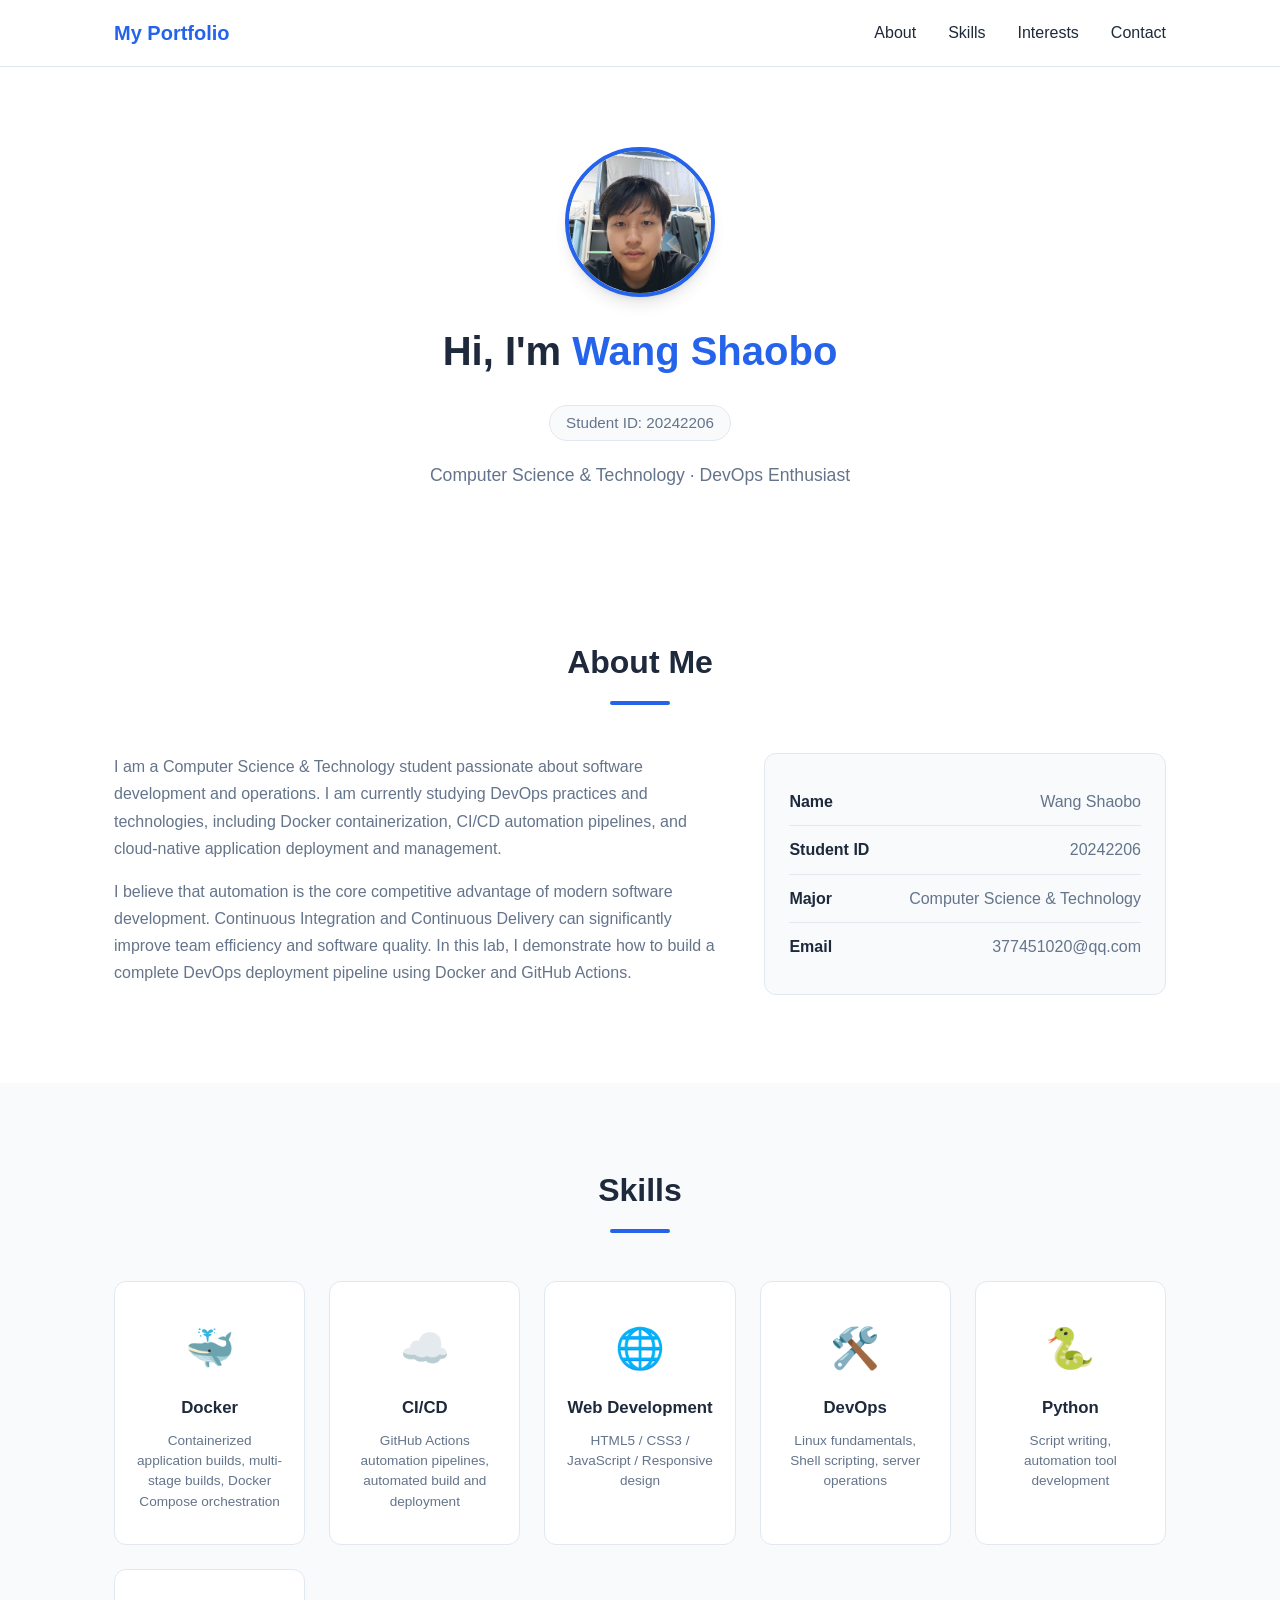
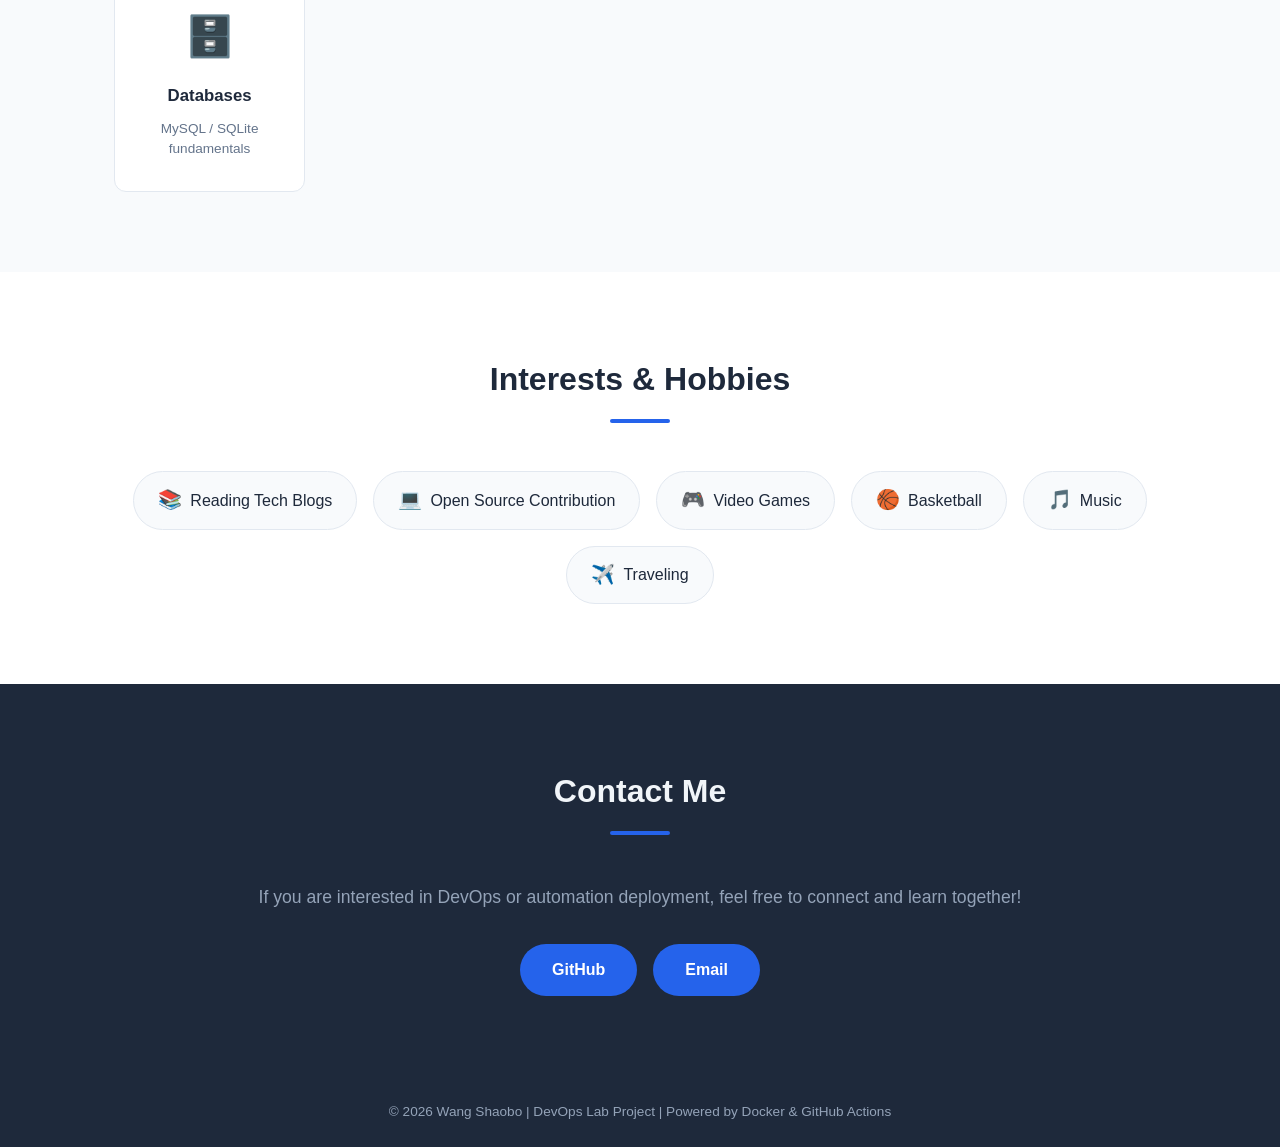
<file: web/index.html>
<!DOCTYPE html>
<html lang="en">
<head>
  <meta charset="UTF-8">
  <meta name="viewport" content="width=device-width, initial-scale=1.0">
  <title>Personal Portfolio - 20242206</title>
  <link rel="stylesheet" href="css/style.css">
</head>
<body>
  <!-- Navigation Bar -->
  <nav class="navbar">
    <div class="container">
      <a href="#" class="logo">My Portfolio</a>
      <ul class="nav-links">
        <li><a href="#about">About</a></li>
        <li><a href="#skills">Skills</a></li>
        <li><a href="#interests">Interests</a></li>
        <li><a href="#contact">Contact</a></li>
      </ul>
    </div>
  </nav>

  <!-- Hero -->
  <header class="hero">
    <div class="container">
      <div class="hero-content">
        <img
          src="images/avatar.jpg"
          alt="Profile Photo"
          class="avatar"
          onerror="this.src='data:image/svg+xml,<svg xmlns=%22http://www.w3.org/2000/svg%22 width=%22150%22 height=%22150%22><rect fill=%22%23ddd%22 width=%22150%22 height=%22150%22/><text x=%2250%25%22 y=%2250%25%22 dominant-baseline=%22middle%22 text-anchor=%22middle%22 fill=%22%23999%22 font-size=%2214%22>Photo Placeholder</text></svg>'"
        >
        <h1>Hi, I'm <span class="highlight">Wang Shaobo</span></h1>
        <p class="student-id">Student ID: 20242206</p>
        <p class="tagline">Computer Science &amp; Technology · DevOps Enthusiast</p>
      </div>
    </div>
  </header>

  <!-- About Me -->
  <section id="about" class="section">
    <div class="container">
      <h2 class="section-title">About Me</h2>
      <div class="about-grid">
        <div class="about-text">
          <p>
            I am a Computer Science &amp; Technology student passionate about software
            development and operations. I am currently studying DevOps practices and
            technologies, including Docker containerization, CI/CD automation pipelines,
            and cloud-native application deployment and management.
          </p>
          <p>
            I believe that automation is the core competitive advantage of modern software
            development. Continuous Integration and Continuous Delivery can significantly
            improve team efficiency and software quality. In this lab, I demonstrate how to
            build a complete DevOps deployment pipeline using Docker and GitHub Actions.
          </p>
        </div>
        <div class="about-info">
          <div class="info-item">
            <span class="info-label">Name</span>
            <span class="info-value">Wang Shaobo</span>
          </div>
          <div class="info-item">
            <span class="info-label">Student ID</span>
            <span class="info-value">20242206</span>
          </div>
          <div class="info-item">
            <span class="info-label">Major</span>
            <span class="info-value">Computer Science &amp; Technology</span>
          </div>
          <div class="info-item">
            <span class="info-label">Email</span>
            <span class="info-value">377451020@qq.com</span>
          </div>
        </div>
      </div>
    </div>
  </section>

  <!-- Skills -->
  <section id="skills" class="section bg-light">
    <div class="container">
      <h2 class="section-title">Skills</h2>
      <div class="skills-grid">
        <div class="skill-card">
          <div class="skill-icon">🐳</div>
          <h3>Docker</h3>
          <p>Containerized application builds, multi-stage builds, Docker Compose orchestration</p>
        </div>
        <div class="skill-card">
          <div class="skill-icon">☁️</div>
          <h3>CI/CD</h3>
          <p>GitHub Actions automation pipelines, automated build and deployment</p>
        </div>
        <div class="skill-card">
          <div class="skill-icon">🌐</div>
          <h3>Web Development</h3>
          <p>HTML5 / CSS3 / JavaScript / Responsive design</p>
        </div>
        <div class="skill-card">
          <div class="skill-icon">🛠️</div>
          <h3>DevOps</h3>
          <p>Linux fundamentals, Shell scripting, server operations</p>
        </div>
        <div class="skill-card">
          <div class="skill-icon">🐍</div>
          <h3>Python</h3>
          <p>Script writing, automation tool development</p>
        </div>
        <div class="skill-card">
          <div class="skill-icon">🗄️</div>
          <h3>Databases</h3>
          <p>MySQL / SQLite fundamentals</p>
        </div>
      </div>
    </div>
  </section>

  <!-- Interests -->
  <section id="interests" class="section">
    <div class="container">
      <h2 class="section-title">Interests &amp; Hobbies</h2>
      <div class="interests-grid">
        <div class="interest-item">
          <span class="interest-emoji">📚</span>
          <span>Reading Tech Blogs</span>
        </div>
        <div class="interest-item">
          <span class="interest-emoji">💻</span>
          <span>Open Source Contribution</span>
        </div>
        <div class="interest-item">
          <span class="interest-emoji">🎮</span>
          <span>Video Games</span>
        </div>
        <div class="interest-item">
          <span class="interest-emoji">🏀</span>
          <span>Basketball</span>
        </div>
        <div class="interest-item">
          <span class="interest-emoji">🎵</span>
          <span>Music</span>
        </div>
        <div class="interest-item">
          <span class="interest-emoji">✈️</span>
          <span>Traveling</span>
        </div>
      </div>
    </div>
  </section>

  <!-- Contact -->
  <section id="contact" class="section bg-dark">
    <div class="container">
      <h2 class="section-title light">Contact Me</h2>
      <p class="contact-text">If you are interested in DevOps or automation deployment, feel free to connect and learn together!</p>
      <div class="contact-links">
        <a href="https://github.com" class="contact-link" target="_blank">GitHub</a>
        <a href="mailto:377451020@qq.com" class="contact-link">Email</a>
      </div>
    </div>
  </section>

  <!-- Footer -->
  <footer class="footer">
    <div class="container">
      <p>&copy; 2026 Wang Shaobo | DevOps Lab Project | Powered by Docker &amp; GitHub Actions</p>
    </div>
  </footer>

  <script src="js/main.js"></script>
</body>
</html>
</file>
<file: web/css/style.css>
/* ============================================
   个人介绍网站 - 样式表
   DevOps Lab Project
   ============================================ */

/* --- CSS Variables --- */
:root {
  --primary: #2563eb;
  --primary-dark: #1d4ed8;
  --bg: #ffffff;
  --bg-light: #f8fafc;
  --bg-dark: #1e293b;
  --text: #1e293b;
  --text-light: #64748b;
  --text-white: #f1f5f9;
  --border: #e2e8f0;
  --shadow: 0 4px 6px -1px rgba(0, 0, 0, 0.1), 0 2px 4px -2px rgba(0, 0, 0, 0.1);
  --shadow-lg: 0 10px 15px -3px rgba(0, 0, 0, 0.1), 0 4px 6px -4px rgba(0, 0, 0, 0.1);
  --radius: 12px;
  --transition: 0.3s ease;
}

/* --- Reset & Base --- */
*, *::before, *::after {
  margin: 0;
  padding: 0;
  box-sizing: border-box;
}

html {
  scroll-behavior: smooth;
  font-size: 16px;
}

body {
  font-family: -apple-system, BlinkMacSystemFont, "Segoe UI", "PingFang SC",
    "Hiragino Sans GB", "Microsoft YaHei", "Helvetica Neue", Helvetica, Arial,
    sans-serif;
  color: var(--text);
  background: var(--bg);
  line-height: 1.7;
}

/* --- Container --- */
.container {
  max-width: 1100px;
  margin: 0 auto;
  padding: 0 24px;
}

/* --- Navbar --- */
.navbar {
  position: sticky;
  top: 0;
  z-index: 100;
  background: rgba(255, 255, 255, 0.92);
  backdrop-filter: blur(10px);
  border-bottom: 1px solid var(--border);
  padding: 16px 0;
}

.navbar .container {
  display: flex;
  align-items: center;
  justify-content: space-between;
}

.logo {
  font-size: 1.25rem;
  font-weight: 700;
  color: var(--primary);
  text-decoration: none;
}

.nav-links {
  list-style: none;
  display: flex;
  gap: 32px;
}

.nav-links a {
  text-decoration: none;
  color: var(--text);
  font-weight: 500;
  transition: color var(--transition);
}

.nav-links a:hover {
  color: var(--primary);
}

/* --- Hero --- */
.hero {
  padding: 80px 0 64px;
  text-align: center;
}

.hero-content {
  display: flex;
  flex-direction: column;
  align-items: center;
  gap: 20px;
}

.avatar {
  width: 150px;
  height: 150px;
  border-radius: 50%;
  object-fit: cover;
  border: 4px solid var(--primary);
  box-shadow: var(--shadow-lg);
}

.hero h1 {
  font-size: 2.5rem;
  font-weight: 800;
  color: var(--text);
}

.highlight {
  color: var(--primary);
}

.student-id {
  font-size: 0.95rem;
  color: var(--text-light);
  background: var(--bg-light);
  padding: 4px 16px;
  border-radius: 20px;
  border: 1px solid var(--border);
}

.tagline {
  font-size: 1.1rem;
  color: var(--text-light);
}

/* --- Sections --- */
.section {
  padding: 80px 0;
}

.section.bg-light {
  background: var(--bg-light);
}

.section.bg-dark {
  background: var(--bg-dark);
  color: var(--text-white);
}

.section-title {
  font-size: 2rem;
  font-weight: 700;
  text-align: center;
  margin-bottom: 48px;
  position: relative;
}

.section-title::after {
  content: '';
  display: block;
  width: 60px;
  height: 4px;
  background: var(--primary);
  margin: 12px auto 0;
  border-radius: 2px;
}

.section-title.light {
  color: var(--text-white);
}

/* --- About --- */
.about-grid {
  display: grid;
  grid-template-columns: 1.5fr 1fr;
  gap: 48px;
  align-items: start;
}

.about-text p {
  margin-bottom: 16px;
  color: var(--text-light);
}

.about-info {
  background: var(--bg-light);
  border-radius: var(--radius);
  padding: 24px;
  border: 1px solid var(--border);
}

.info-item {
  display: flex;
  justify-content: space-between;
  padding: 10px 0;
  border-bottom: 1px solid var(--border);
}

.info-item:last-child {
  border-bottom: none;
}

.info-label {
  font-weight: 600;
  color: var(--text);
}

.info-value {
  color: var(--text-light);
}

/* --- Skills --- */
.skills-grid {
  display: grid;
  grid-template-columns: repeat(auto-fit, minmax(160px, 1fr));
  gap: 24px;
}

.skill-card {
  background: var(--bg);
  border: 1px solid var(--border);
  border-radius: var(--radius);
  padding: 32px 20px;
  text-align: center;
  transition: transform var(--transition), box-shadow var(--transition);
}

.skill-card:hover {
  transform: translateY(-4px);
  box-shadow: var(--shadow-lg);
}

.skill-icon {
  font-size: 2.5rem;
  margin-bottom: 12px;
}

.skill-card h3 {
  font-size: 1.05rem;
  margin-bottom: 8px;
  color: var(--text);
}

.skill-card p {
  font-size: 0.85rem;
  color: var(--text-light);
  line-height: 1.5;
}

/* --- Interests --- */
.interests-grid {
  display: flex;
  flex-wrap: wrap;
  gap: 16px;
  justify-content: center;
}

.interest-item {
  display: flex;
  align-items: center;
  gap: 8px;
  background: var(--bg-light);
  border: 1px solid var(--border);
  border-radius: 50px;
  padding: 12px 24px;
  font-weight: 500;
  transition: background var(--transition), border-color var(--transition);
}

.interest-item:hover {
  background: #dbeafe;
  border-color: var(--primary);
}

.interest-emoji {
  font-size: 1.2rem;
}

/* --- Contact --- */
.contact-text {
  text-align: center;
  color: #94a3b8;
  margin-bottom: 32px;
  font-size: 1.1rem;
}

.contact-links {
  display: flex;
  gap: 16px;
  justify-content: center;
}

.contact-link {
  display: inline-block;
  padding: 12px 32px;
  background: var(--primary);
  color: #fff;
  text-decoration: none;
  border-radius: 50px;
  font-weight: 600;
  transition: background var(--transition);
}

.contact-link:hover {
  background: var(--primary-dark);
}

/* --- Footer --- */
.footer {
  padding: 24px 0;
  text-align: center;
  background: var(--bg-dark);
  color: #94a3b8;
  font-size: 0.85rem;
}

/* --- Responsive --- */
@media (max-width: 768px) {
  .hero h1 {
    font-size: 1.8rem;
  }

  .section-title {
    font-size: 1.5rem;
  }

  .about-grid {
    grid-template-columns: 1fr;
    gap: 24px;
  }

  .skills-grid {
    grid-template-columns: repeat(2, 1fr);
  }

  .nav-links {
    gap: 16px;
  }

  .nav-links a {
    font-size: 0.9rem;
  }
}

@media (max-width: 480px) {
  .skills-grid {
    grid-template-columns: 1fr;
  }

  .hero {
    padding: 48px 0 32px;
  }

  .section {
    padding: 48px 0;
  }

  .nav-links {
    display: none;  /* 移动端隐藏导航链接，可按需改为汉堡菜单 */
  }
}
</file>
